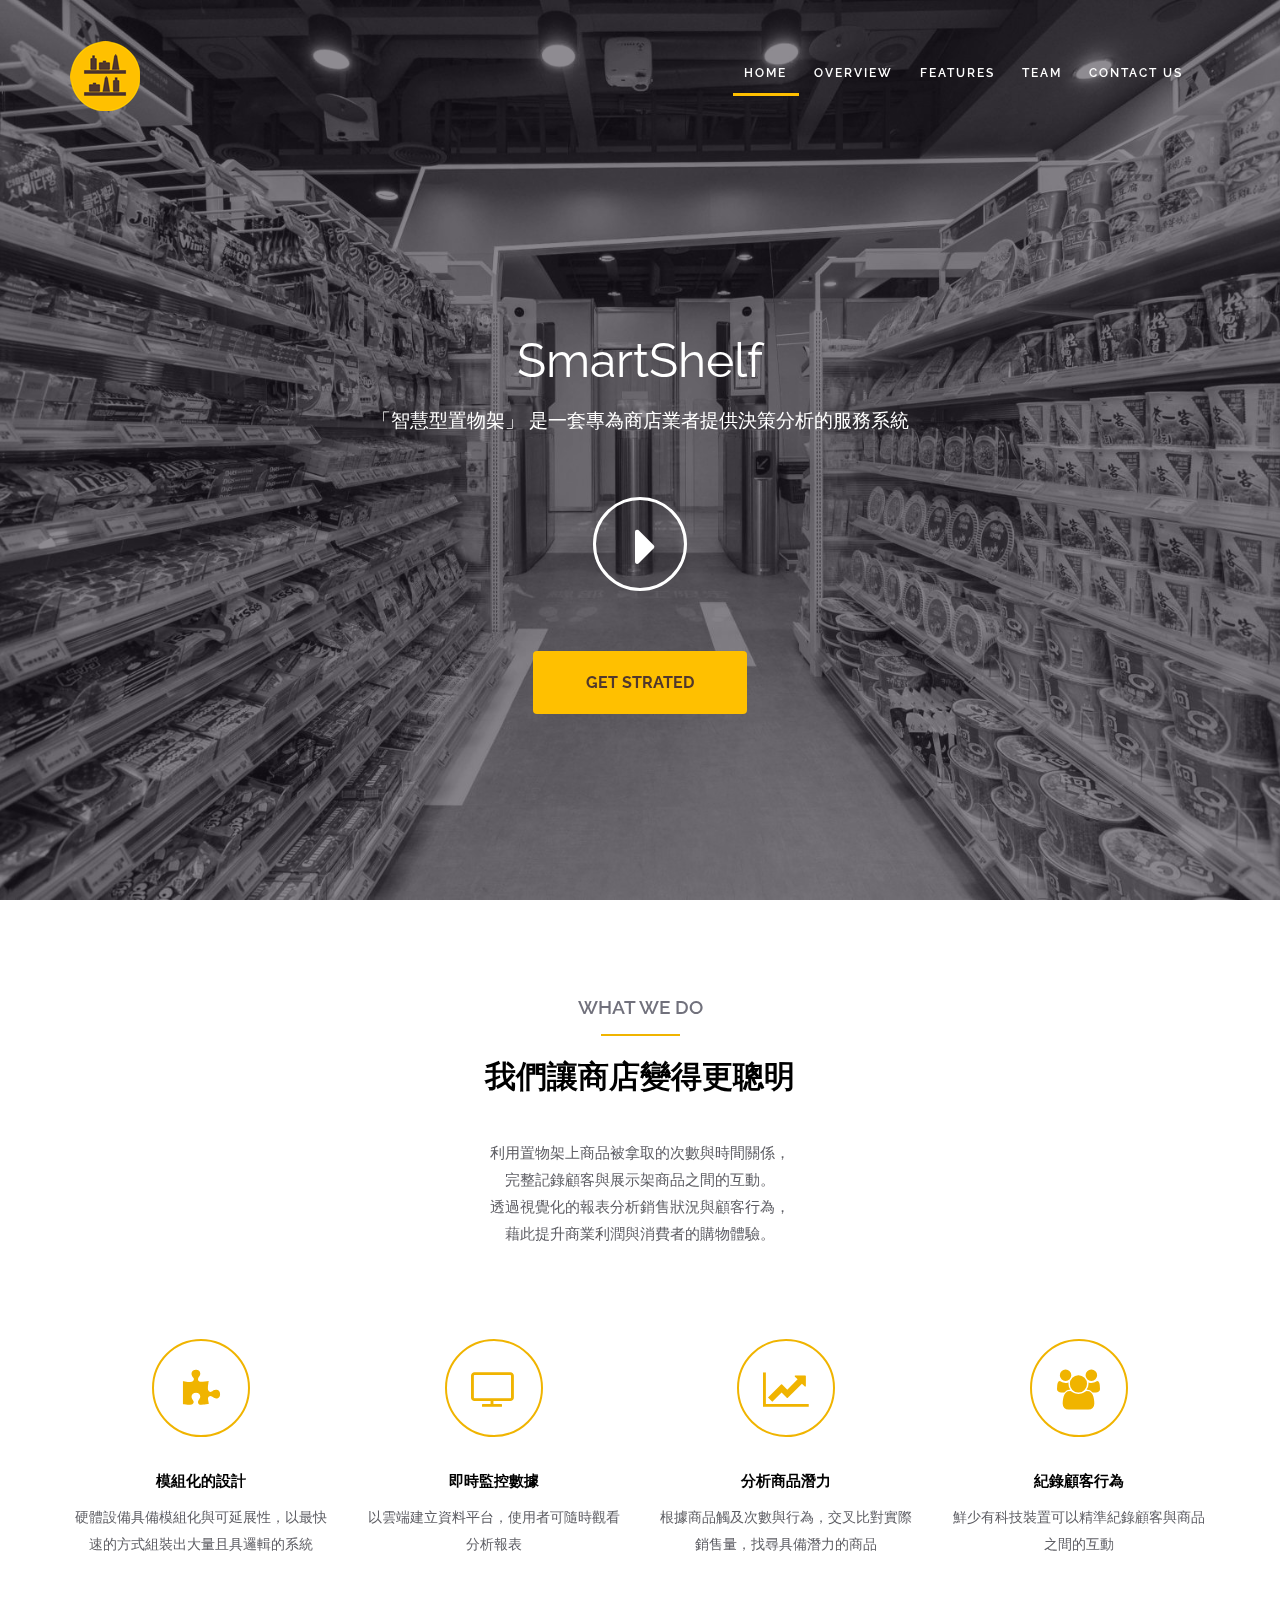
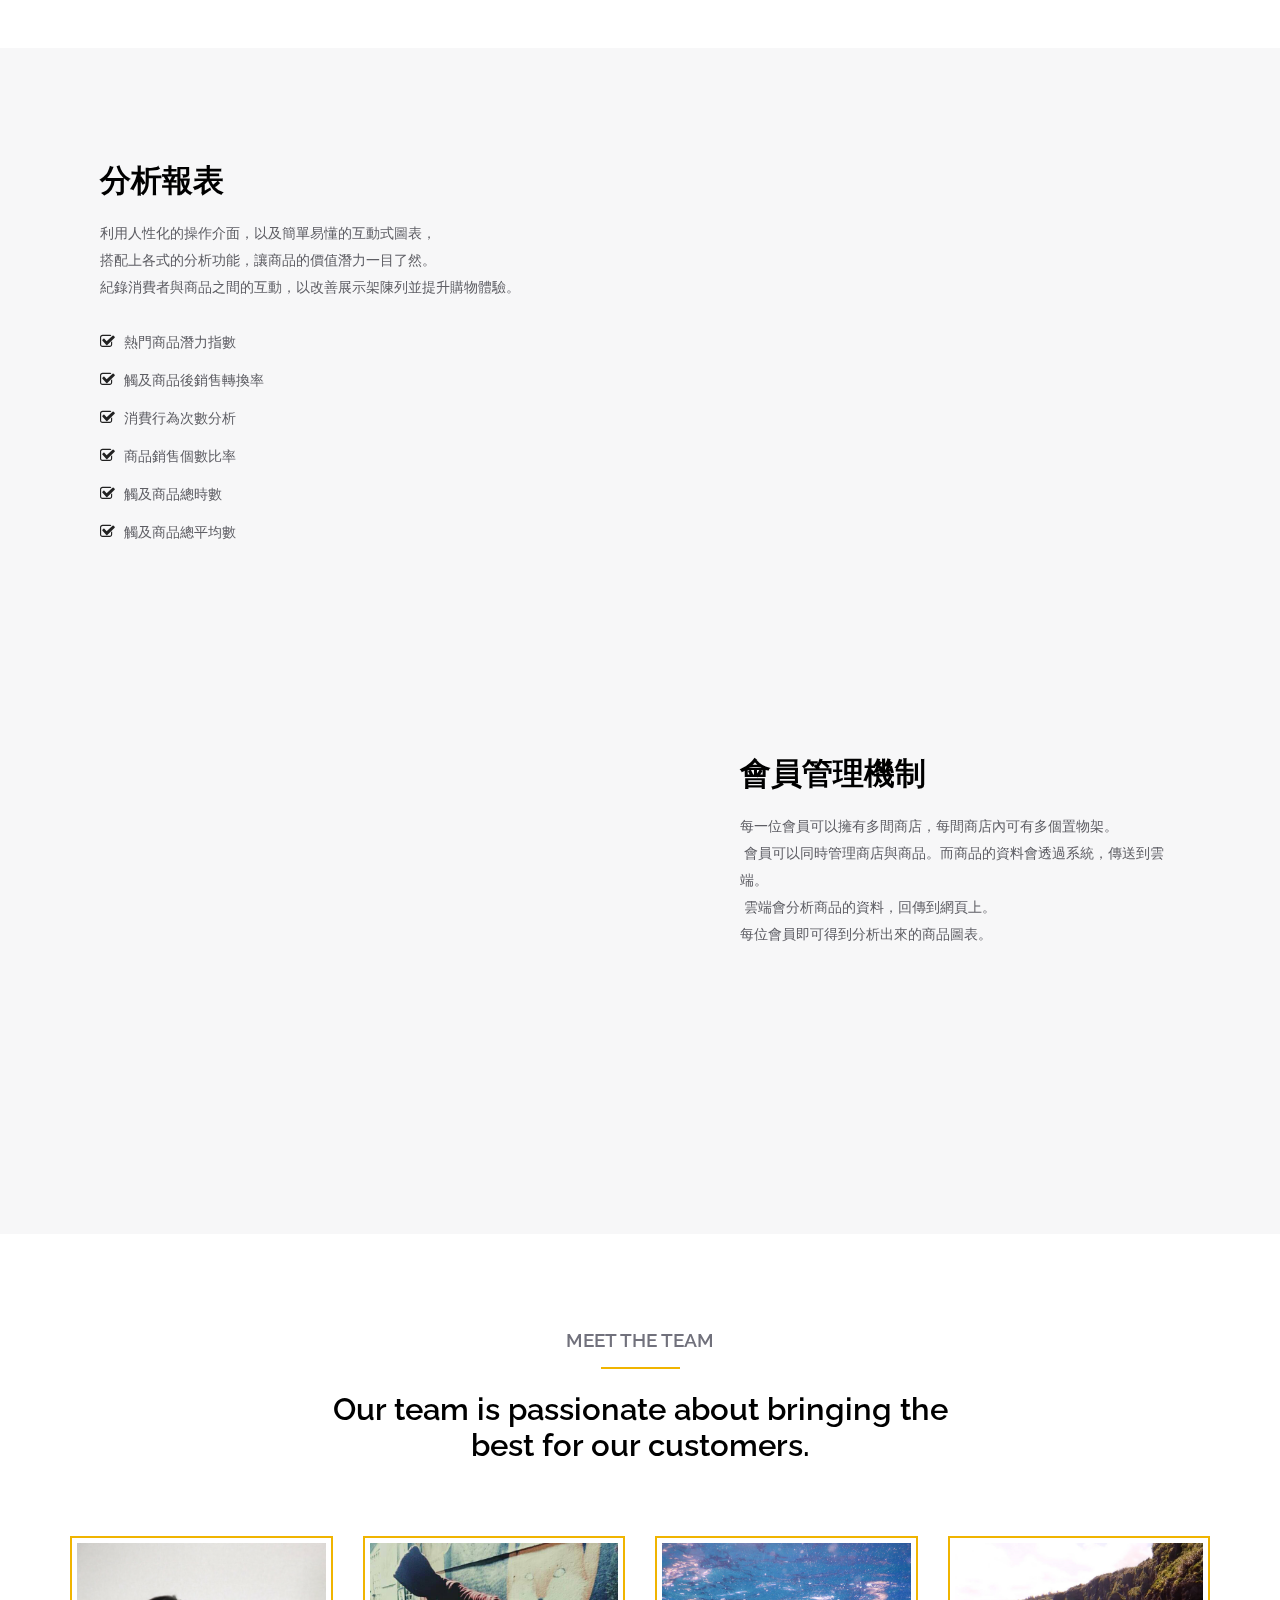
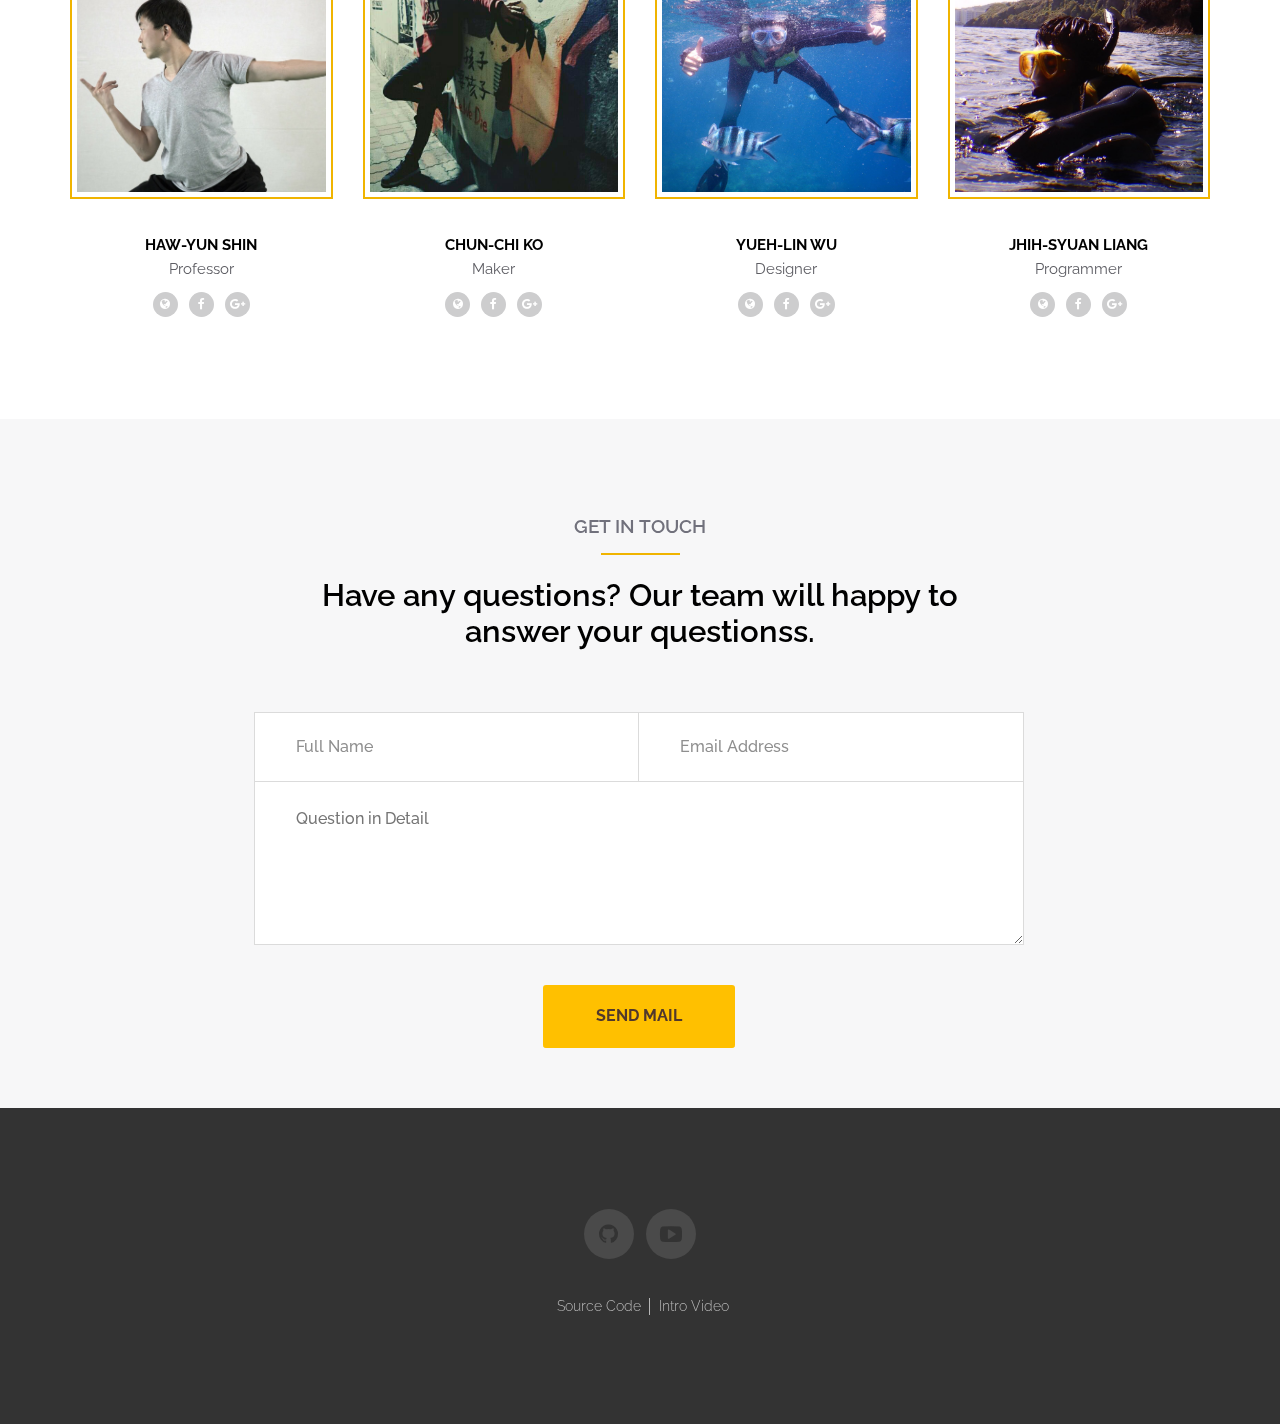
<file: web/index.html>
<!DOCTYPE html>

<html lang="en">

  <head>

    <meta charset="utf-8">

    <meta http-equiv="X-UA-Compatible" content="IE=edge">

    <meta name="viewport" content="width=device-width, initial-scale=1">

    <link rel="shortcut icon" href="images/favicon.ico" type="image/x-icon">

    <title>SmartShelf</title>

    

    <!-- style -->

    <link href="css/style.css" rel="stylesheet" type="text/css">

    <!-- Bootstrap -->

    <link href="css/bootstrap.min.css" rel="stylesheet" type="text/css">

    <!-- carousel -->

    <link href="css/owl.carousel.css" rel="stylesheet" type="text/css">

    <!-- responsive -->

    <link href="css/responsive.css" rel="stylesheet" type="text/css">

    <!-- font-awesome -->

    <link href="css/font-awesome.min.css" rel="stylesheet" type="text/css">

    <!-- font-awesome -->

    <link href="css/animate.min.css" rel="stylesheet" type="text/css">

    <link href="css/popup.css" rel="stylesheet" type="text/css">

  </head>
  <style>
  @media (max-width: 767px){
    header.header-top[role="header"] .navbar-fixed-top h1 img {
        width: 35%;
    }
  }
  </style>

   <body class="module-home" data-spy="scroll" data-target=".navbar">



	<!-- header -->

    	<header role="header" class="header-top" id="headere-top">

        

        	<div class="header-fixed-wrapper" role="header-fixed">

                <div class="container">

                    <!-- hgroup -->

                    <hgroup class="row">

                        <!-- logo -->

                        <div class="col-xs-5 col-sm-2 col-md-2 col-lg-2">

                            <h1>

                                <a href="#headere-top" title="Rooky"><img src="images/logo.png" alt="SmartShelf" title="SmartShelf"/></a>

                            </h1>

                        </div>

                        <!-- logo -->

                        <!-- nav -->

                        <nav role="navigation" class="col-xs-12 col-sm-10 col-md-10 col-lg-10 navbar navbar-default">

                            <div class="navbar-header">

                                <button type="button" class="navbar-toggle collapsed" data-toggle="collapse" data-target="#navbar" aria-expanded="false" aria-controls="navbar">

                                    <span class="sr-only">Toggle navigation</span>

                                    <span class="icon-bar"></span>

                                    <span class="icon-bar"></span>

                                    <span class="icon-bar"></span>

                                </button>

                            </div>

                            <div id="navbar" class="navbar-collapse collapse">            

                                <ul class="nav navbar-nav">			          

                                    <li class="active"><a href="#headere-top" title="Home">Home</a></li>

                                    <li><a href="#section-one" title="Overview">Overview</a></li>

                                    <li><a href="#section-two" title="Features">Features</a></li>

                                    <li><a href="#section-four" title="Team">Team</a></li>

                                    <li><a href="#section-six" title="Contact">Contact Us</a></li>     

                                </ul>

                            </div>

                        </nav>

                        <!-- nav -->

                    </hgroup>

                    <!-- hgroup -->

                  </div>

            </div>

            <!-- banner Text --> 

                 <section class="text-center">

                    <h2>SmartShelf</h2>

                    <p>「智慧型置物架」 是一套專為商店業者提供決策分析的服務系統</p>

                     

                     <a class="video-button" href="https://youtu.be/udwm9t57evE" target="_blank"><i class="fa fa-caret-right" aria-hidden="true"></i></a>

                     <a  href="#section-one" class="button-header"><b>Get Strated</b></a>

                </section>

                

            <!-- banner Text -->   

                

            <!-- banner image -->

        	<figure>

            	<div class="parallax-window item tp-banner-container" data-parallax="scroll" data-image-src="images/bg.jpg"></div>

            </figure>

            <!-- banner image -->

        </header>

    <!-- header -->

	

    <!-- main -->

    	<main role="main" id=" main-wrapper">

        	

            <!-- top pan 

            <section role="loges" class="top-pan">

            	<div class="container">

                	<ul class="row">

                    	<li class="col-xs-12 col-sm-3 col-md-2 col-lg-2 ">Trusted by</li>

                        <li class="col-xs-4 col-sm-3 col-md-2 col-lg-2 ">

                        	<a href="#"><img src="images/logoes/logoes-1.png" alt="" class="img-responsive"/></a>

                        </li>

                        <li class="col-xs-4 col-sm-3 col-md-2 col-lg-2">

                        	<a href="#"><img src="images/logoes/logoes-2.png" alt="" class="img-responsive"/></a>

                        </li>

                        <li class="col-xs-4 col-sm-3 col-md-2 col-lg-2">

                        	<a href="#"><img src="images/logoes/logoes-3.png" alt="" class="img-responsive"/></a>

                        </li>

                        <li class="col-xs-4 col-sm-3 col-md-2 col-lg-2">

                        	<a href="#"><img src="images/logoes/logoes-4.png" alt="" class="img-responsive"/></a>

                        </li>

                        <li class="col-xs-4 col-sm-3 col-md-2 col-lg-2">

                        	<a href="#"><img src="images/logoes/logoes-5.png" alt="" class="img-responsive"/></a>

                        </li>

                    </ul>

                </div>

            </section>-->

        <!-- top pan -->

            

            <!-- section-one -->

            <section class="section-one text-center" id="section-one">

            	<div class="container">

                	<header role="title-page">

                        <h4>What we do</h4>

                        <h2>我們讓商店變得更聰明</h2>

                    </header>

                    <article>

                        <p>利用置物架上商品被拿取的次數與時間關係，<br>
                            完整記錄顧客與展示架商品之間的互動。<br>
                            透過視覺化的報表分析銷售狀況與顧客行為，<br>
                            藉此提升商業利潤與消費者的購物體驗。
                        </p>

                    </article>

                    

                    <!-- four boxes  -->

                    	<div class="row four-box-pan" role="four-box">

                        	

                            <section class="col-xs-12 col-sm-6 col-md-3">

                            	<figure><i class="fa fa-puzzle-piece" aria-hidden="true"></i></figure>

                            	<h5>模組化的設計</h5>

                                <p>硬體設備具備模組化與可延展性，以最快速的方式組裝出大量且具邏輯的系統</p>

                            </section>

                            <section class="col-xs-12 col-sm-6 col-md-3">

                            	<figure><i class="fa fa-television" aria-hidden="true"></i></figure>

                            	<h5>即時監控數據</h5>

                                <p>以雲端建立資料平台，使用者可隨時觀看分析報表</p>

                            </section>

                            <section class="col-xs-12 col-sm-6 col-md-3">

                            	<figure><i class="fa fa-line-chart" aria-hidden="true"></i></figure>

                            	<h5>分析商品潛力</h5>

                                <p>根據商品觸及次數與行為，交叉比對實際銷售量，找尋具備潛力的商品 </p>

                            </section>

                            <section class="col-xs-12 col-sm-6 col-md-3">

                            	<figure><i class="fa fa-users" aria-hidden="true"></i></figure>

                            	<h5>紀錄顧客行為</h5>

                                <p>鮮少有科技裝置可以精準紀錄顧客與商品之間的互動</p>

                            </section>

                            

                        </div>

                    <!-- four boxes -->

                    

                </div>

            </section>

            <!-- section-one -->

            

            <!-- section-two -->

            <section class="section-two" id="section-two">

            	

                <!-- image-content -->

                <section>

                	<div class="col-xs-12 col-sm-6 col-md-6">

                    	<article>

                        	<h2><b>分析報表</b></h2>

                            <p>利用人性化的操作介面，以及簡單易懂的互動式圖表，<br>
                                搭配上各式的分析功能，讓商品的價值潛力一目了然。<br>
                                紀錄消費者與商品之間的互動，以改善展示架陳列並提升購物體驗。</p>

                            <ul>

                                <li>熱門商品潛力指數</li>

                                <li>觸及商品後銷售轉換率 </li>

                                <li>消費行為次數分析</li>

                                <li>商品銷售個數比率</li>

                                <li>觸及商品總時數</li>

                                <li>觸及商品總平均數</li>

                            </ul>

                        </article>

                    </div>

                    <div class="col-xs-12 col-sm-6 col-md-6">

                        <figure class="row" style="background-image:url('images/analysis.jpg')"></figure>

                    </div>

                 </section>

                <!-- image-content -->

                <div class="clearfix"></div>

                 <!-- image-content -->

                 <section>

                    <div class="col-xs-12 col-sm-6 col-md-6">

                    	<figure class="row" style="background-image:url('images/members.jpg')"></figure>

                    </div>

                    <div class="col-xs-12 col-sm-6 col-md-6">

                    	<article>

                    		<h2><b>會員管理機制</b></h2>

                            <p>每一位會員可以擁有多間商店，每間商店內可有多個置物架。<br>
                            會員可以同時管理商店與商品。而商品的資料會透過系統，傳送到雲端。<br>
                            雲端會分析商品的資料，回傳到網頁上。<br>
                            每位會員即可得到分析出來的商品圖表。</p>

                        </article>

                    </div>

                 </section>

                <!-- image-content -->

                <div class="clearfix"></div>

                

                <!-- video 

                <div class="video-pan text-center">

                	<a id="video" class="player" data-property="{videoURL:'https://youtu.be/udwm9t57evE',containment:'.bg-container-youtube', showControls:false,autoPlay:true, loop:true, startAt:0, opacity:1, addRaster:false, quality:'large'}"></a>

        
                    -->
                    <!-- 5.0 background container autoPlay:true,

                    <div class="bg-container-youtube"></div>

                	<header><a class="popup-vimeo video-button" href="https://youtu.be/udwm9t57evE"><i class="fa fa-caret-right" aria-hidden="true"></i></a>

                    <h4>Video Preview Of Product</h4>

                    </header>

                </div>  -->

                <!-- video -->

                

                <!--slider pan 

                <div class="slider-pan">

                	<header role="title-page" class="text-center">

                    	<h4>Customer Voice</h4>

                    </header>-->

                    <!-- carousel 

                    <div id="owl-demo" class="owl-carousel text-center" role="slider">

                    

                    	<section class="item">

                            <article>

                                Morbi leo orta felis euismod semper.Maecenas sed diam eget risus varius blandit sit <br/>

                                amet non magna felis euismod leo orta felis semper.	

                            </article>

                            <header>

                                <h5>Antony Casalena</h5>

                                <h6>Vice president, IQTeam</h6>

                            </header>

                       	</section>

                        <section class="item">

                            <article>

                                Lorem ipsum dolor sit amet, consectetur adipiscing elit. Nam quis tortor nec diam dapibus<br>efficitur in quis sem. Morbi tristique purus at vestibulum malesuada. 	

                            </article>

                            <header>

                                <h5>Brain Rice</h5>

                                <h6>VP, Lexix Pvt Ltd</h6>

                            </header>

                       	</section>

                        <section class="item">

                            <article>

                                Morbi leo orta felis euismod semper.Maecenas sed diam eget risus varius blandit sit <br/>

                                amet non magna felis euismod leo orta felis semper.	

                            </article>

                            <header>

                                <h5>Antony Casalena</h5>

                                <h6>Vice president, IQTeam</h6>

                            </header>

                       	</section>

                        <section class="item">

                            <article>

                                Morbi leo orta felis euismod semper.Maecenas sed diam eget risus varius blandit sit <br/>

                                amet non magna felis euismod leo orta felis semper.	

                            </article>

                            <header>

                                <h5>Antony Casalena</h5>

                                <h6>Vice president, IQTeam</h6>

                            </header>

                       	</section>

                        

                        

                    </div>-->

                    <!-- carousel -->

                </div>

                <!--slider pan -->

                

            </section>

            <!-- section-two -->

            

            <!-- section-three 

            <section class="section-three" id="section-three">

            	<div class="container">

                	<header role="title-page" class="text-center">

                    	<h4>Flexible Plans</h4>

                        <h2>Select the plan that suits you. Upgrade,<br/> downgrade, or cancel anytime.</h2>

                    </header>-->

                    <!-- pricing

                    <div class="pricing">

                    	<section>

                        	<header><h4>Bronze</h4></header>

                            <h2><span>$10</span> /mo</h2>

                            <ul>

                                <li>Free Shipping</li>

                                <li>24/7 Support</li>

                                <li>Single Licence</li>

                            </ul>

                            <input name="" type="button" value="get Strated">

                        </section>

                        <section>

                        	<header><h4>Silver</h4></header>

                            <h2><span>$20</span> /mo</h2>

                            <ul>

                                <li>Free Shipping</li>

                                <li>24/7 Support</li>

                                <li>Single Licence</li>

                            </ul>

                            <input name="" type="button" value="get Strated">

                        </section>

                        <section>

                        	<header><h4>Gold</h4></header>

                            <h2><span>$50</span> /mo</h2>

                            <ul>

                                <li>Free Shipping</li>

                                <li>24/7 Support</li>

                                <li>Single Licence</li>

                            </ul>

                            <input name="" type="button" value="get Strated">

                        </section>

                    </div> -->

                    <!-- pricing -->

                </div>

            </section>

            <!-- section-three -->

            

            <!-- section-four -->

            <section class="section-four" id="section-four">

            	<div class="container">

                    <header role="title-page" class="text-center">

                        <h4>Meet The Team</h4>

                        <h2>Our team is passionate about bringing the <br/>best for our customers.</h2>

                    </header>

                    <!-- Team -->

                    <div class="team-pan row">

                    	

                        <section class="col-xs-12 col-sm-6 col-md-3">

                        	<figure><img src="images/shin.jpg" alt="" class=" img-responsive"/></figure>

                        	<header>

                            	<h5>Haw-Yun Shin</h5>

								<h6>Professor</h6>

                                <a><i class="fa fa-globe" aria-hidden="true"></i></a>

                                <a><i class="fa fa-facebook" aria-hidden="true"></i></a>

                                <a><i class="fa fa-google-plus" aria-hidden="true"></i></a>

                            </header>

                        </section>

                        <section class="col-xs-12 col-sm-6 col-md-3">

                        	<figure><img src="images/ko.jpg" alt="" class=" img-responsive"/></figure>

                        	<header>

                            	<h5>Chun-Chi Ko</h5>

								<h6>Maker</h6>

                                <a><i class="fa fa-globe" aria-hidden="true"></i></a>

                                <a><i class="fa fa-facebook" aria-hidden="true"></i></a>

                                <a><i class="fa fa-google-plus" aria-hidden="true"></i></a>

                            </header>

                        </section>

                        <section class="col-xs-12 col-sm-6 col-md-3">

                        	<figure><img src="images/wu.jpg" alt="" class=" img-responsive"/></figure>

                        	<header>

                            	<h5>Yueh-Lin Wu</h5>

								<h6>Designer</h6>

                                <a><i class="fa fa-globe" aria-hidden="true"></i></a>

                                <a><i class="fa fa-facebook" aria-hidden="true"></i></a>

                                <a><i class="fa fa-google-plus" aria-hidden="true"></i></a>

                            </header>

                        </section>

                        <section class="col-xs-12 col-sm-6 col-md-3">

                        	<figure><img src="images/liang.jpg" alt="" class=" img-responsive"/></figure>

                        	<header>

                            	<h5>Jhih-Syuan Liang</h5>

                                <h6>Programmer</h6>
                                
                                <a><i class="fa fa-globe" aria-hidden="true"></i></a>

                                <a><i class="fa fa-facebook" aria-hidden="true"></i></a>

                                <a><i class="fa fa-google-plus" aria-hidden="true"></i></a>

                            </header>

                        </section>

                        

                    </div>

                    <!-- Team -->

                </div>

            </section>

            <!-- section-fore -->

            

            <!-- section-five 

            <section class="section-five" id="section-five">

            	<div class="container">

                	 <header role="title-page" class="text-center">

                        <h4>Newsletter Subscribe</h4>

                        <h2>Subscribe to get monthly products updates<br/>and exclusive offers</h2>-->

                    </header>

                    <!-- subscribe

                    <div class="subscribe-form">

                        <div class="ntify_form">

                            <form method="post" action="php/subscribe.php" name="subscribeform" id="subscribeform">

                                <input name="email" type="email" id="subemail" placeholder="Email Address">

								

                                <button type="submit" name="" value="Submit">

                                Subscribe <i class="fa fa-envelope" aria-hidden="true"></i></button>

                            </form> -->

                            <!-- subscribe message -->

                            <div id="mesaj"></div>

                            <!-- subscribe message --> 

                        </div>

                    </div>

                    <!-- subscribe -->

                </div>

            </section>

            <!-- section-five -->

            

            <!-- section-six -->

            <section class="section-six" id="section-six">

            	<div class="container">

                	 <header role="title-page" class="text-center">

                        <h4>Get in touch</h4>

                        <h2>Have any questions? Our team will happy to<br/>answer your questionss.</h2>

                    </header>

                    <!-- contact-form -->

                    <div class="contact-form">

                        <div id="message"></div>

                                <form method="post" action="php/contactfrom.php" name="cform" id="cform">

                                <div class="col-md-6 col-lg-6 col-sm-6">

                                	<input  name="name" id="name" type="text" placeholder="Full Name">

                                </div>

                                <div class="col-md-6 col-lg-6 col-sm-6">

                                	<input  name="email" id="email" type="email"  placeholder="Email Address">

                                </div>

                                <div class="clearfix"></div>

                                <textarea name="comments" id="comments" cols="" rows="" placeholder="Question in Detail"></textarea>

                                <div class="clearfix"></div>

                                <b><input name="" type="submit" value="Send mail"><b>

                                <div id="simple-msg"></div>

                        </form>

                     </div>

                    <!-- contact-form -->

                    <div class="clearfix"></div>

                </div>

                <!-- map 

                 <div class="map-wrapper">

                        <div id="surabaya"></div>

                    </div> -->

                <!-- map -->

            </section>

            <!-- section-six -->

            

           <!-- footer -->

           <footer role="footer" class="footer text-center">

           		<div class="container">

                	<!-- socil-icons -->

                	<section role="socil-icons" class="socil-icons">

                        <a href="https://github.com/k9120303/SmartShelf" target="_blank"><i class="fa fa-github" aria-hidden="true"></i></a>

                        <a href="https://youtu.be/udwm9t57evE" target="_blank"><i class="fa fa-youtube-play" aria-hidden="true"></i></a>

                    </section>

                    <!-- socil-icons -->

                    <!-- nav -->

                    <nav role="footer-nav">

                        <a href="https://github.com/k9120303/SmartShelf" target="_blank">Source Code</a> 

                        <a href="https://youtu.be/udwm9t57evE" target="_blank">Intro Video</a>

                    </nav>

                    <!-- nav 

                    <p class="copy">Shared by <i class="fa fa-love"></i><a href="https://bootstrapthemes.co">BootstrapThemes</a></p>-->

                </div>

           </footer>

           <!-- footer -->

            

        </main>

    <!-- main -->

    



    <!-- jQuery (necessary for Bootstrap's JavaScript plugins) -->

    <script src="js/jquery.min.js" type="text/javascript"></script>

    

	<script src="js/parallax.min.js" type="text/javascript"></script>

	<script type="text/javascript">

    	$('.parallax-window').parallax({});

    </script>

    <script src="js/main.js" type="text/javascript"></script>

	<script src="js/owl.carousel.js" type="text/javascript"></script>

    <!--<script src="https://maps.googleapis.com/maps/api/js?v=3.exp&sensor=false"></script> 

	<script src="js/maps.js" type="text/javascript"></script>-->

    <script type="text/javascript" src="js/jquery.mb.YTPlayer.js"></script>

	<script type="text/javascript" src="js/video.js"></script>

    <script src="js/custom.js" type="text/javascript"></script>

	<script src="js/jquery.magnific-popup.min.js" type="text/javascript"></script>

	<script src="js/jquery.contact.js" type="text/javascript"></script>

    <script src="js/bootstrap.min.js" type="text/javascript"></script>

	<script src="js/html5shiv.min.js" type="text/javascript"></script>



  </body>

</html>
</file>
<file: web/css/style.css>
/*

	Theme Name: Rooky

	Template URI: 

	Description: 

	Author:

	Author URI: 

	License: GNU General Public License version 3.0

	License URI:

	Version: 1.0

	

	1. Header

		1. Nav

	2. Top-pan

	3. Title-Page

	4. Section-One

		1. Four-Box-Pan

	5. Section Two

		1. Video

		2. Slider

	6. Section Three

		1. Pricing

	7. Section Four

		1.Team

	8. Section Five

		1. Subscribe Form

	9. Section Six

		1. Contact Form

		2. Map

	10. Footer

		

*/

@import url(https://fonts.googleapis.com/css?family=Raleway:400,100,100italic,200,200italic,300,300italic,400italic,500,500italic,600,600italic,700,700italic,800,800italic,900,900italic);

html {

	-ms-text-size-adjust: 100%;

	-webkit-text-size-adjust: 100%;

}

*, *:before, *:after {

	-webkit-box-sizing: border-box;

	-moz-box-sizing: border-box;

	box-sizing: border-box;

}

input, textarea {

	-webkit-appearance: none;

	-webkit-border-radius: 0;

}

button, html input[type="button"],/* 1 */ input[type="reset"], input[type="submit"] {

	-webkit-appearance: button;

	cursor: pointer;

 *overflow:visible;

}



html, body, div, span, object, iframe, h1, h2, h3, h4, h5, h6, p, blockquote, pre, abbr, address, cite, code, del, dfn, em, img, ins, kbd, q, samp, small, strong, sub, sup, var, b, i, dl, dt, dd, ol, ul, li, fieldset, form, label, legend, table, caption, tbody, tfoot, thead, tr, th, td, article, aside, canvas, details, figcaption, figure, footer, header, hgroup, menu, nav, section, summary, time, mark, audio, video, input, main {

	-webkit-box-sizing: border-box;

	-moz-box-sizing: border-box;

	box-sizing: border-box;

	margin: 0;

	padding: 0;

	vertical-align: baseline;

	border: 0;

	outline: 0;

}

article, aside, details, figcaption, figure, footer, header, hgroup, menu, nav, section, img, main {

	display: block

}

audio, canvas, video {

	display: inline-block;

 *display:inline;

 *zoom:1

}

blockquote:before, blockquote:after, q:before, q:after {

	content: '';

	content: none;

}

.clear {

	clear: both;

	line-height: 0;

	height: 0;

}

a {

	text-decoration: none;

	outline: none;

	color: #010101;

	transition-delay: 0s;

	transition-duration: 0.6s;

	transition-property: all;

	transition-timing-function: ease;

}

a:focus, img:focus, button:focus, .btn:focus {

	outline: none;

}



::-moz-selection {

 background-color:#FFC000;

 color:#fff;

 text-shadow:none;

}

::selection {

	background-color: #FFC000;

	color: #fff;

	text-shadow: none;

}

@font-face {font-family: 'Raleway', sans-serif;}

/*===== Header ===*/

header[role="header"].header-top,header[role="header"].header-top figure{ position:relative; height:100%; }

header[role="header"].header-top .container{ position:absolute; left:0; right:0; top:0;z-index:2;padding-top:41px}

header[role="header"].header-top figure::after{ content:""; position:absolute; left:0; right:0; top:0; bottom:0; background-color:rgba(29,23,36,0.5); z-index:1}

header[role="header"].header-top hgroup h1{ padding:0; margin:0; position:relative; z-index:2}

/*===== Nav ===*/

header[role="header"].header-top hgroup nav{ background-color:transparent; min-height:inherit; border:none; text-align:right; margin-bottom:0; padding-top:18px}

header[role="header"].header-top hgroup nav ul{ text-align:right; padding:0; margin:0; float:none}

header[role="header"].header-top hgroup nav ul > li{ float:none; display:inline-block; text-transform:uppercase; font-size:12px; font-weight:600; letter-spacing:2px}

header[role="header"].header-top hgroup nav ul > li > a{ color:#FFF; line-height:29px; padding-bottom:5px; padding-top:0; padding-left:11px; padding-right:12px; border-bottom:3px solid transparent;}

header[role="header"].header-top hgroup nav ul > li:hover a,header[role="header"].header-top hgroup nav ul>li.active a,header[role="header"].header-top hgroup nav ul>li.active:hover a{ border-color:#FFC000; background-color:transparent!important;color:#FFF!important;}

header[role="header"].header-top hgroup nav ul>li>a:focus{color:#FFF;}



header[role="header"].header-top hgroup.navbar-fixed-top,header[role="header"].header-top hgroup,header[role="header"].header-top hgroup h1,header[role="header"].header-top hgroup h1 img,header[role="header"].header-top hgroup nav ul,header[role="header"].header-top hgroup nav ul > li,.four-box-pan figure,.four-box-pan figure i,.four-box-pan section,.section-two section,.section-two section figure,.section-two section figure>img,.pricing>section input[type="button"],.pricing>section,.team-pan figure,.team-pan figure img,.subscribe-form button,.contact-form input[type="text"],.contact-form input[type="email"],.contact-form textarea,.contact-form input[type="submit"]{transition-delay:0.8s;

transition-duration: 0.8s;transition-property: all;transition-timing-function: ease;}



header[role="header"].header-top .navbar-fixed-top{background-color:rgba(0,0,0,1); padding:15px 0}

header[role="header"].header-top .navbar-fixed-top .container{ padding-top:0px; position:static}

header[role="header"].header-top .navbar-fixed-top h1 img{ width:30%}

header[role="header"].header-top .navbar-fixed-top nav{ padding-top:7px}



header[role="header"].header-top section{position:absolute; left:0; right:0; top:35%;z-index:2;}

header[role="header"].header-top section h2,header[role="header"].header-top section p{ color:#FFF}

header[role="header"].header-top section h2{ font-size:48px; line-height:50px; font-weight:400}

header[role="header"].header-top section p{ font-size:19px; line-height:20px; font-weight:500; padding-top:15px}

header[role="header"].header-top section a.button-header{ display: inline-block; text-align:center; margin:0 auto; line-height:63px; font-size:16px; font-weight:400; padding:0 53px; color:#51382C; background-color:#FFC000; border-radius:4px; text-transform:uppercase}

header[role="header"].header-top section a.button-header:hover{background-color:#FFC000; text-decoration:none}

header[role="header"].header-top section a.video-button,.video-pan header a.video-button{ margin:67px auto; margin-bottom:60px; display:block; cursor:pointer; outline:none; background-color:transparent; border:3px solid #FFF; border-radius:100%; width:94px; height:94px; line-height:94px; font-size:60px; text-align:center; color:#FFF;}

header[role="header"].header-top section a.video-button i,.video-pan header a.video-button i{ padding-left:10px}

header[role="header"].header-top section a.video-button:hover,.video-pan header a.video-button:hover{ border-color:#FFC000}

.video-wrapper-popup .modal-content{ background-color:#000}

.video-wrapper-popup .modal-content .modal-body{ padding-bottom:5px}

/*== Top Pan ==*/

.top-pan{ overflow:hidden; background-color:#f7f7f8; padding-top:62px; padding-bottom:47px}

.top-pan ul{ padding:0; margin:0; list-style:none}

.top-pan li{line-height: 72px;height: 72px; text-transform:uppercase; font-size:17px; color:#161620; font-weight:800}

.top-pan li img {vertical-align: middle; text-align:center; max-width:100%; display:block; margin:0 auto;display: inline-block;}

/*== Title-Page ==*/

header[role="title-page"] h4,header[role="title-page"] h4,header[role="title-page"] h4{ font-size:19px; line-height:20px; color:#71717c; text-transform:uppercase; font-weight:600}

header[role="title-page"] h4:after,header[role="title-page"] h4:after,header[role="title-page"] h4:after{ content:""; display:block; margin:0 auto; width:79px; height:2px; background-color:#f0b400; margin:17px auto; margin-bottom:0}

header[role="title-page"] h2,header[role="title-page"] h2{ color:#000; font-size:31px; line-height:36px; font-weight:600; padding-top:2px}

/*== Section One ==*/

.section-one{ padding-top:87px}

.section-one article{ padding-top:36px}

.section-one article p{ font-size:15px; line-height:27px; color:#5e5e64; font-weight:500}

/*== Four Box Pan ==*/

.four-box-pan{ overflow:hidden; padding-top:81px}

.four-box-pan figure{ margin:0 auto; display:block; border-radius:100%; width:98px; height:98px; border:2px solid #f0b400; text-align:center; line-height:98px; color:#f0b400; font-size:40px}

.four-box-pan section figure i{color:#f0b400}

.four-box-pan section:hover figure{ background-color:#FFC000; color:#51382C}

.four-box-pan section:hover figure i{ color:#51382C}

.four-box-pan section h5{ text-transform:uppercase; font-size:15px; line-height:16px; font-weight:700; color:#000; padding-top:26px}

.four-box-pan section p{ line-height:27px; font-weight:500; padding-top:5px; color:#5e5e64}

/*== Section Two ==*/

.section-two{ background-color:#f7f7f8; margin-top:80px; overflow:hidden}

.section-two section figure{background-position:50% 0; background-size:cover; background-repeat:no-repeat; background-attachment:fixed; min-height:593px}

.section-two section:hover img{-webkit-transform:scale(1.3);transform:scale(1.3);}

.section-two section article{ padding-left:14%; padding-right:90px; padding-top:94px;}

.section-two section:last-child article{ padding-left:11%}

.section-two section article h2{ font-size:31px; line-height:36px; font-weight:300; color:#000; padding-bottom:12px}

.section-two section article p{ line-height:27px; color:#5e5e64; padding-bottom:17px; font-weight:500}

.section-two section article ul{ margin:0; padding:0; list-style:none}

.section-two section article ul>li{ padding-bottom:10px}

.section-two section article ul>li:before{content:"\f046";font-family:'FontAwesome'; color:#222222; font-size:16px; padding-right:9px}

/*== Video ==*/

.video-pan{ min-height:528px; position:relative}

.bg-container-youtube{ position:absolute;left: 0px;top: 0px;width: 100%;overflow: hidden;height:528px;}

.video-pan:after{ content:""; position:absolute; left:0; right:0; top:0; height:100%; background-color:rgba(29,23,36,0.9)}

.video-pan header{ position:relative; z-index:2; padding-top:200px}

.video-pan header h4{ font-size:19px; color:#FFF; font-weight:700; padding:0; margin:0}

.video-pan header a.video-button{ margin:0 auto; margin-bottom:20px}

/*== Slider ==*/

.slider-pan{ padding-top:87px;padding-bottom:91px}

.slider-pan section article{ font-size:21px; line-height:36px; font-weight:400; padding-top:38px}

.slider-pan section article:before{content:"\f10d";font-family:'FontAwesome'; color:#5e5e64}

.slider-pan section article:after{content:"\f10e";font-family:'FontAwesome';color:#5e5e64}

.slider-pan section header h5,.slider-pan article header h6{ font-size:15px; line-height:16px; padding:0; margin:0; font-weight:400}

.slider-pan section header h5{ text-transform:uppercase; font-weight:700; color:#000; padding-bottom:8px}

.slider-pan section header{ padding-top:38px;}

.slider-pan .owl-buttons{ display:none}

.slider-pan .owl-pagination{ text-align:center; padding-top:18px}

.slider-pan .owl-pagination .owl-page{ display:inline-block; border-radius:100%; width:9px; height:9px; background-color:#c9c9c9; margin:0 3px;}

.slider-pan .owl-pagination .owl-page.active{ background-color:#6bb551}

/*== Section Three ==*/

.section-three{ background-color:#6bb551; padding-top:87px; padding-bottom:156px}

.section-three header[role="title-page"]{ padding-bottom:83px}

.section-three header[role="title-page"] h4,.section-three header[role="title-page"] h2{color:#FFF}

.section-three header[role="title-page"] h4:after{ background-color:#FFF}

.pricing{ text-align:center}

.pricing>section{ display:inline-block; width:100%; max-width:300px; border:2px solid #FFF; color:#FFF; margin:0 31px; padding-bottom:24px}

.pricing>section>header{ border-bottom:2px solid #FFF; padding-top:37px; padding-bottom:15px}

.pricing>section>header>h4{ text-transform:uppercase; font-size:19px; font-weight:700}

.pricing>section>h2{ font-weight:300; margin-top:7px; margin-bottom:29px; border-bottom:2px solid #FFF; padding-bottom:12px}

.pricing>section>h2>span{ font-weight:700; font-size:48px}

.pricing>section ul{ padding:0; margin:0; list-style:none}

.pricing>section ul>li{ font-size:16px; line-height:36px; font-weight:400}

.pricing>section input[type="button"]{ margin:27px auto; display:block; text-align:center; text-transform:uppercase; color:#FFF; outline:none; cursor:pointer; line-height:53px; font-size:14px; font-weight:700; color:#6bb551; background-color:#FFF; padding:0 32px}

.pricing>section input[type="button"]:hover{ background-color:#549e3a; color:#FFF}

.pricing>section:hover{ background-color:#83c76c;-webkit-transform:scale(1.1);

transform:scale(1.1);}

/*== Section Three ==*/

.section-four{ padding-top:86px; padding-bottom:102px; background-color:##FFF}

.section-four header[role="title-page"]{ padding-bottom:63px}

/* Team */

.team-pan figure{ padding:5px; border:2px solid #f0b400; overflow:hidden; background-color:#FFF;}

.team-pan section:hover figure img{webkit-transform:scale(1.1);

transform:scale(1.1); opacity:0.8}

.team-pan header{ text-align:center; padding-top:38px}

.team-pan header h5,.team-pan header h6{ font-size:15px; line-height:16px; padding:0; margin:0; color:#5e5e64; font-weight:400}

.team-pan header h5{ text-transform:uppercase; font-weight:700; color:#000; padding-bottom:8px; display:block}

.team-pan header a{ display:inline-block; text-align:center; background-color:#cdcdce; color:#FFF; width:25px; height:25px; font-size:12px; line-height:25px; font-weight:normal; border-radius:100%;; margin:15px 3.5px; margin-bottom:0}

.team-pan header a:hover{ background-color:#FFC000; color:#51382C}

/*== Section Five ==*/

.section-five{ background-color:#6bb551; padding-top:87px; padding-bottom:102px}

.section-five header[role="title-page"]{ padding-bottom:49px}

.section-five header[role="title-page"] h4,.section-five header[role="title-page"] h2{color:#FFF}

.section-five header[role="title-page"] h4:after{ background-color:#FFF}

/* Subscribe Form*/

.subscribe-form{ width:100%; max-width:555px; margin:0 auto; position:relative}

.subscribe-form input[type="email"]{ border-radius:3px; background-color:transparent; border:1px solid #FFF; outline:none; height:58px; color:#FFF; font-size:16px; line-height:18px; padding-left:33px; padding-right:193px; width:100%;}

.section-five form input::-webkit-input-placeholder { color:#FFF; }

.section-five form input::-moz-placeholder { color:#FFF; }

.section-five form input:-ms-input-placeholder { color:#FFF; }

.section-five form input:-moz-placeholder { color:#FFF; }

.subscribe-form button{ position:absolute; right:0; top:1px; height:57px; line-height:57px; border:none; outline:none; cursor:pointer; text-align:center; background-color:#FFF; text-transform:uppercase; font-size:16px; color:#6bb551; font-weight:700; padding:0 35px;

-webkit-border-top-right-radius: 3px;

-webkit-border-bottom-right-radius: 3px;

-moz-border-radius-topright: 3px;

-moz-border-radius-bottomright: 3px;

border-top-right-radius: 3px;

border-bottom-right-radius: 3px;}

.subscribe-form button:hover{ background-color:#e1e1e1}

.subscribe-form button i{ padding-left:8px}

.error_message{ color:#e84d49}

.subscribe-form .error_message{ color:#e84d49; text-align:center}

.subscribe-form #success_page h3,.subscribe-form #success_page p{color:#185005 }

/*== Section Six ==*/

.section-six{padding-top:87px; background-color:#f7f7f8}

.contact-form{ padding-left:184px; padding-right:186px; margin-top:63px; padding-bottom:20px}

#success_page h3,#success_page p{color:#185005 }

/* Contact Form */

.contact-form input[type="text"],.contact-form input[type="email"],.contact-form textarea{ height:70px; outline:none; display:block; border:1px solid #dbdbdb; font-size:16px; line-height:17px; color:#8f8f8f; width:100%; padding:0 41px}

.contact-form input[type="text"]:focus,.contact-form input[type="email"]:focus,.contact-form textarea:focus{ background-color:#f2f1f1}

.contact-form input[type="email"]{ border-left:none}

.contact-form input::-webkit-input-placeholder {color:#8f8f8f; }

.contact-form input::-moz-placeholder {color:#8f8f8f; }

.contact-form input:-ms-input-placeholder {color:#8f8f8f; }

.contact-form inputinput:-moz-placeholder {color:#8f8f8f; }

.contact-form .col-lg-6{ padding:0}

.contact-form textarea{ border-top:none; padding-top:28px; height:163px}

.contact-form input[type="submit"]{ height:63px; font-size:16px; text-transform:uppercase; color:#51382C; text-align:center; display:block; background-color:#FFC000; padding:0 53px; border-radius:3px; margin:40px auto; border-bottom:1px solid #FFC000}

.contact-form input[type="submit"]:hover{ background-color:#FFC000}

/* Map */

.map-wrapper{ width:100%; height:318px}

.map-wrapper #surabaya{ width:100%; height:100%}

/*== Footer ==*/

.footer{ background-color:#333333; padding-top:101px; padding-bottom:104px; text-align:center}

.socil-icons a{ display:inline-block; text-align:center; color:#333333; font-size:22px; line-height:50px; width:50px; height:50px; border-radius:100%; background-color:#4a4a4a; margin:0 4.9px}

.socil-icons a:hover{background-color:#f0b400; color:#51382C}

.footer nav { padding-top:34px}

.footer nav a{color:#b6b6b6; font-size:14px; line-height:17px; display:inline-block;font-weight:300; padding-left:6px}

.footer nav a:first-child{ border-right:1px solid #b6b6b6; padding-right:8px}

.footer nav a:hover{ text-decoration:none; color:#f0b400}

.footer .copy{ padding:0; margin:0; color:#b6b6b6; font-size:13px; line-height:17px; font-weight:300; padding-top:7px; letter-spacing:1px}
.footer .copy a{color:#b6b6b6;}
.footer .fa-heart { color: #e84545; font-size: 11px; margin: 0 2px;}
</file>
<file: web/css/responsive.css>
/* md */

@media (min-width: 992px) and (max-width: 1199px) {

}

/* sm */

@media (min-width: 768px) and (max-width: 991px) {

	header.header-top[role="header"] hgroup nav ul > li > a{ padding:0 5px 0 9px}

	header.header-top[role="header"] section{ top:14%}

	.section-two section article{ padding-right:20px; padding-left:5%; padding-top:20px}

	.pricing > section{ margin:0; width:32%; max-width:32%}

	.team-pan section { margin-bottom:30px}

	.team-pan figure img{ margin:0 auto; width:100%; max-width:100%; display:block}

	.contact-form{ padding-left:20px; padding-right:20px}

	.section-one article p br,.slider-pan section article br,.section-five header[role="title-page"] h4 br, .section-five header[role="title-page"] h2 br{ display:none}

}

/* xs */

@media (max-width: 767px) {

	header.header-top[role="header"] .container{ padding-top:10px; z-index:6}

	header.header-top[role="header"] section h2{ font-size:26px; line-height:28px; margin-bottom:2px}

	header.header-top[role="header"] section p{ font-size:15px; line-height:30px; margin:0 3%; padding-top:5px}

	header.header-top[role="header"] section .video-button{ margin:4% auto; width:65px; height:65px; line-height:65px; font-size:35px}

	header.header-top[role="header"] section a{ font-size:14px; padding:0 20px; line-height:55px}

	header.header-top[role="header"] hgroup{ position:relative}

	header.header-top[role="header"] hgroup nav { margin-top:0}

	header.header-top[role="header"] hgroup nav .navbar-toggle{ position:absolute; margin:3%; top:-48px; right:15px}



	header.header-top[role="header"] .navbar-fixed-top h1 img{ width:60%}

	header.header-top[role="header"] hgroup nav ul{ text-align:center; background-color:rgba(0,0,0,0.8); padding:10px}

	header.header-top[role="header"] hgroup nav ul > li{ display:block;}

	.section-two section article{ padding-left:0; padding-right:0; padding-top:0px}

	.section-two section figure{ background-attachment:scroll; margin-top:20px; margin-bottom:20px}

	.section-two section:last-child article{ padding-left:0}

	.slider-pan section article{ margin:0 4%}

	.slider-pan section article br,.section-five header[role="title-page"] h4 br, .section-five header[role="title-page"] h2 br,.section-one article p br{ display:none}

	.pricing > section{ margin:0; display:block; max-width:100%; margin-bottom:30px}

	.section-three header[role="title-page"]{ padding-bottom:20px}

	.team-pan section { margin-bottom:30px}

	.team-pan figure img{ margin:0 auto; width:100%; max-width:100%; display:block}

	.contact-form{ padding-left:0; padding-right:0}

	.contact-form input[type="email"]{ border-left:1px solid #dbdbdb; margin:20px 0}

	.contact-form textarea{border-top:1px solid #dbdbdb;}

	.footer{ padding:30px 0}

	.socil-icons a{ margin:0 2px; width:30px; height:30px; font-size:15px; line-height:30px}

	.footer nav{ padding-top:10px}



}

@media (max-width: 414px) {

	header.header-top[role="header"] section h2{ font-size:36px; line-height:41px}

	.subscribe-form button{ font-size:13px; padding:0 5px}

	.subscribe-form input[type="email"]{ padding-right:120px}

	.subscribe-form button i{ padding-right:0}

}
</file>
<file: web/css/popup.css>
/* Magnific Popup CSS */
.mfp-bg {
  top: 0;
  left: 0;
  width: 100%;
  height: 100%;
  z-index: 1042;
  overflow: hidden;
  position: fixed;
  background: #0b0b0b;
  opacity: 0.8;
  filter: alpha(opacity=80); }

.mfp-wrap {
  top: 0;
  left: 0;
  width: 100%;
  height: 100%;
  z-index: 1043;
  position: fixed;
  outline: none !important;
  -webkit-backface-visibility: hidden; }

.mfp-container {
  text-align: center;
  position: absolute;
  width: 100%;
  height: 100%;
  left: 0;
  top: 0;
  padding: 0 8px;
  -webkit-box-sizing: border-box;
  -moz-box-sizing: border-box;
  box-sizing: border-box; }

.mfp-container:before {
  content: '';
  display: inline-block;
  height: 100%;
  vertical-align: middle; }

.mfp-align-top .mfp-container:before {
  display: none; }

.mfp-content {
  position: relative;
  display: inline-block;
  vertical-align: middle;
  margin: 0 auto;
  text-align: left;
  z-index: 1045; }

.mfp-inline-holder .mfp-content, .mfp-ajax-holder .mfp-content {
  width: 100%;
  cursor: auto; }

.mfp-ajax-cur {
  cursor: progress; }

.mfp-zoom-out-cur, .mfp-zoom-out-cur .mfp-image-holder .mfp-close {
  cursor: -moz-zoom-out;
  cursor: -webkit-zoom-out;
  cursor: zoom-out; }

.mfp-zoom {
  cursor: pointer;
  cursor: -webkit-zoom-in;
  cursor: -moz-zoom-in;
  cursor: zoom-in; }

.mfp-auto-cursor .mfp-content {
  cursor: auto; }

.mfp-close, .mfp-arrow, .mfp-preloader, .mfp-counter {
  -webkit-user-select: none;
  -moz-user-select: none;
  user-select: none; }

.mfp-loading.mfp-figure {
  display: none; }

.mfp-hide {
  display: none !important; }

.mfp-preloader {
  color: #CCC;
  position: absolute;
  top: 50%;
  width: auto;
  text-align: center;
  margin-top: -0.8em;
  left: 8px;
  right: 8px;
  z-index: 1044; }
  .mfp-preloader a {
    color: #CCC; }
    .mfp-preloader a:hover {
      color: #FFF; }

.mfp-s-ready .mfp-preloader {
  display: none; }

.mfp-s-error .mfp-content {
  display: none; }

button.mfp-close, button.mfp-arrow {
  overflow: visible;
  cursor: pointer;
  background: transparent;
  border: 0;
  -webkit-appearance: none;
  display: block;
  outline: none;
  padding: 0;
  z-index: 1046;
  -webkit-box-shadow: none;
  box-shadow: none; }
button::-moz-focus-inner {
  padding: 0;
  border: 0; }

.mfp-close {
  width: 44px;
  height: 44px;
  line-height: 44px;
  position: absolute;
  right: 0;
  top: 0;
  text-decoration: none;
  text-align: center;
  opacity: 0.65;
  filter: alpha(opacity=65);
  padding: 0 0 18px 10px;
  color: #FFF;
  font-style: normal;
  font-size: 28px;
  font-family: Arial, Baskerville, monospace; }
  .mfp-close:hover, .mfp-close:focus {
    opacity: 1;
    filter: alpha(opacity=100); }
  .mfp-close:active {
    top: 1px; }

.mfp-close-btn-in .mfp-close {
  color: #333; }

.mfp-image-holder .mfp-close, .mfp-iframe-holder .mfp-close {
  color: #FFF;
  right: -6px;
  text-align: right;
  padding-right: 6px;
  width: 100%; }

.mfp-counter {
  position: absolute;
  top: 0;
  right: 0;
  color: #CCC;
  font-size: 12px;
  line-height: 18px;
  white-space: nowrap; }

.mfp-arrow {
  position: absolute;
  opacity: 0.65;
  filter: alpha(opacity=65);
  margin: 0;
  top: 50%;
  margin-top: -55px;
  padding: 0;
  width: 90px;
  height: 110px;
  -webkit-tap-highlight-color: rgba(0, 0, 0, 0); }
  .mfp-arrow:active {
    margin-top: -54px; }
  .mfp-arrow:hover, .mfp-arrow:focus {
    opacity: 1;
    filter: alpha(opacity=100); }
  .mfp-arrow:before, .mfp-arrow:after, .mfp-arrow .mfp-b, .mfp-arrow .mfp-a {
    content: '';
    display: block;
    width: 0;
    height: 0;
    position: absolute;
    left: 0;
    top: 0;
    margin-top: 35px;
    margin-left: 35px;
    border: medium inset transparent; }
  .mfp-arrow:after, .mfp-arrow .mfp-a {
    border-top-width: 13px;
    border-bottom-width: 13px;
    top: 8px; }
  .mfp-arrow:before, .mfp-arrow .mfp-b {
    border-top-width: 21px;
    border-bottom-width: 21px;
    opacity: 0.7; }

.mfp-arrow-left {
  left: 0; }
  .mfp-arrow-left:after, .mfp-arrow-left .mfp-a {
    border-right: 17px solid #FFF;
    margin-left: 31px; }
  .mfp-arrow-left:before, .mfp-arrow-left .mfp-b {
    margin-left: 25px;
    border-right: 27px solid #3F3F3F; }

.mfp-arrow-right {
  right: 0; }
  .mfp-arrow-right:after, .mfp-arrow-right .mfp-a {
    border-left: 17px solid #FFF;
    margin-left: 39px; }
  .mfp-arrow-right:before, .mfp-arrow-right .mfp-b {
    border-left: 27px solid #3F3F3F; }

.mfp-iframe-holder {
  padding-top: 40px;
  padding-bottom: 40px; }
  .mfp-iframe-holder .mfp-content {
    line-height: 0;
    width: 100%;
    max-width: 900px; }
  .mfp-iframe-holder .mfp-close {
    top: -40px; }

.mfp-iframe-scaler {
  width: 100%;
  height: 0;
  overflow: hidden;
  padding-top: 56.25%; }
  .mfp-iframe-scaler iframe {
    position: absolute;
    display: block;
    top: 0;
    left: 0;
    width: 100%;
    height: 100%;
    box-shadow: 0 0 8px rgba(0, 0, 0, 0.6);
    background: #000; }

/* Main image in popup */
img.mfp-img {
  width: auto;
  max-width: 100%;
  height: auto;
  display: block;
  line-height: 0;
  -webkit-box-sizing: border-box;
  -moz-box-sizing: border-box;
  box-sizing: border-box;
  padding: 40px 0 40px;
  margin: 0 auto; }

/* The shadow behind the image */
.mfp-figure {
  line-height: 0; }
  .mfp-figure:after {
    content: '';
    position: absolute;
    left: 0;
    top: 40px;
    bottom: 40px;
    display: block;
    right: 0;
    width: auto;
    height: auto;
    z-index: -1;
    box-shadow: 0 0 8px rgba(0, 0, 0, 0.6);
    background: #444; }
  .mfp-figure small {
    color: #BDBDBD;
    display: block;
    font-size: 12px;
    line-height: 14px; }
  .mfp-figure figure {
    margin: 0; }

.mfp-bottom-bar {
  margin-top: -36px;
  position: absolute;
  top: 100%;
  left: 0;
  width: 100%;
  cursor: auto; }

.mfp-title {
  text-align: left;
  line-height: 18px;
  color: #F3F3F3;
  word-wrap: break-word;
  padding-right: 36px; }

.mfp-image-holder .mfp-content {
  max-width: 100%; }

.mfp-gallery .mfp-image-holder .mfp-figure {
  cursor: pointer; }

@media screen and (max-width: 800px) and (orientation: landscape), screen and (max-height: 300px) {
  /**
       * Remove all paddings around the image on small screen
       */
  .mfp-img-mobile .mfp-image-holder {
    padding-left: 0;
    padding-right: 0; }
  .mfp-img-mobile img.mfp-img {
    padding: 0; }
  .mfp-img-mobile .mfp-figure:after {
    top: 0;
    bottom: 0; }
  .mfp-img-mobile .mfp-figure small {
    display: inline;
    margin-left: 5px; }
  .mfp-img-mobile .mfp-bottom-bar {
    background: rgba(0, 0, 0, 0.6);
    bottom: 0;
    margin: 0;
    top: auto;
    padding: 3px 5px;
    position: fixed;
    -webkit-box-sizing: border-box;
    -moz-box-sizing: border-box;
    box-sizing: border-box; }
    .mfp-img-mobile .mfp-bottom-bar:empty {
      padding: 0; }
  .mfp-img-mobile .mfp-counter {
    right: 5px;
    top: 3px; }
  .mfp-img-mobile .mfp-close {
    top: 0;
    right: 0;
    width: 35px;
    height: 35px;
    line-height: 35px;
    background: rgba(0, 0, 0, 0.6);
    position: fixed;
    text-align: center;
    padding: 0; }
 }

@media all and (max-width: 900px) {
  .mfp-arrow {
    -webkit-transform: scale(0.75);
    transform: scale(0.75); }

  .mfp-arrow-left {
    -webkit-transform-origin: 0;
    transform-origin: 0; }

  .mfp-arrow-right {
    -webkit-transform-origin: 100%;
    transform-origin: 100%; }

  .mfp-container {
    padding-left: 6px;
    padding-right: 6px; }
 }

.mfp-ie7 .mfp-img {
  padding: 0; }
.mfp-ie7 .mfp-bottom-bar {
  width: 600px;
  left: 50%;
  margin-left: -300px;
  margin-top: 5px;
  padding-bottom: 5px; }
.mfp-ie7 .mfp-container {
  padding: 0; }
.mfp-ie7 .mfp-content {
  padding-top: 44px; }
.mfp-ie7 .mfp-close {
  top: 0;
  right: 0;
  padding-top: 0; }
</file>
